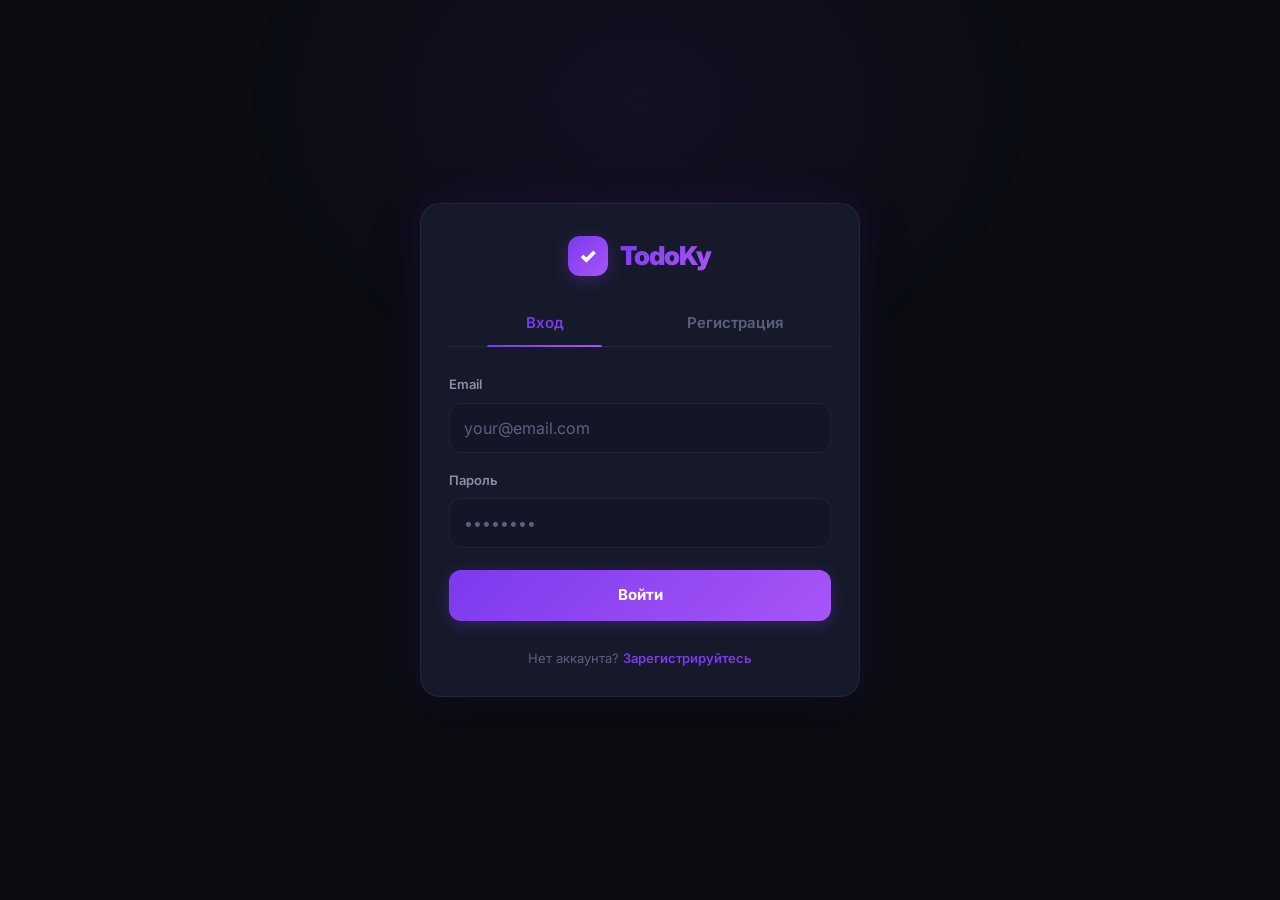
<file: public/auth.html>
<!doctype html>
<html lang="ru">
  <head>
    <meta charset="UTF-8" />
    <meta name="viewport" content="width=device-width, initial-scale=1.0" />
    <meta name="description" content="TodoKy — вход и регистрация" />
    <meta name="theme-color" content="#7c3aed" />
    <title>TodoKy — авторизация</title>
    <link rel="preconnect" href="https://fonts.googleapis.com" />
    <link rel="preconnect" href="https://fonts.gstatic.com" crossorigin />
    <link href="https://fonts.googleapis.com/css2?family=Inter:wght@400;500;600;700;800;900&display=swap" rel="stylesheet" />
    <style>
      :root {
        --bg-primary: #0b0d13;
        --bg-secondary: #111320;
        --bg-card: #161929;
        --bg-card-hover: #1c2038;
        --bg-elevated: #1e2240;
        --bg-input: #131626;

        --border: rgba(255, 255, 255, 0.06);
        --border-focus: #7c3aed;

        --text-primary: #eef0f6;
        --text-secondary: #8b8fa7;
        --text-muted: #5c6080;

        --accent: #7c3aed;
        --accent-soft: rgba(124, 58, 237, 0.12);
        --accent-glow: rgba(124, 58, 237, 0.3);
        --accent-gradient: linear-gradient(135deg, #7c3aed 0%, #a855f7 100%);

        --success: #22c55e;
        --danger: #ef4444;
        --danger-soft: rgba(239, 68, 68, 0.1);

        --radius-sm: 8px;
        --radius-md: 12px;
        --radius-lg: 16px;
        --radius-xl: 20px;

        --shadow-lg: 0 16px 48px rgba(0, 0, 0, 0.35);
        --shadow-glow: 0 0 40px rgba(124, 58, 237, 0.15);

        --transition-fast: 150ms cubic-bezier(0.4, 0, 0.2, 1);
        --transition-base: 250ms cubic-bezier(0.4, 0, 0.2, 1);
        --transition-spring: 350ms cubic-bezier(0.34, 1.56, 0.64, 1);
      }

      *, *::before, *::after { box-sizing: border-box; margin: 0; padding: 0; }
      body {
        font-family: 'Inter', ui-sans-serif, system-ui, -apple-system, sans-serif;
        background: var(--bg-primary);
        color: var(--text-primary);
        line-height: 1.5;
        -webkit-font-smoothing: antialiased;
        min-height: 100vh;
        display: flex;
        align-items: center;
        justify-content: center;
      }
      button, input { font: inherit; color: inherit; }
      button { cursor: pointer; border: none; background: transparent; }

      /* Ambient glow */
      body::before {
        content: '';
        position: fixed;
        top: -200px;
        left: 50%;
        transform: translateX(-50%);
        width: 800px;
        height: 600px;
        background: radial-gradient(ellipse, rgba(124, 58, 237, 0.08) 0%, transparent 70%);
        pointer-events: none;
        z-index: 0;
      }

      /* ========== AUTH CARD ========== */
      .auth-card {
        position: relative;
        z-index: 1;
        width: min(440px, calc(100vw - 32px));
        background: var(--bg-card);
        border: 1px solid var(--border);
        border-radius: var(--radius-xl);
        box-shadow: var(--shadow-lg), var(--shadow-glow);
        animation: cardIn 0.5s var(--transition-spring);
        overflow: hidden;
      }

      /* ========== BRAND ========== */
      .auth-brand {
        display: flex;
        align-items: center;
        justify-content: center;
        gap: 12px;
        padding: 32px 28px 0;
      }
      .brand-mark {
        display: grid;
        place-items: center;
        width: 40px;
        height: 40px;
        border-radius: var(--radius-md);
        background: var(--accent-gradient);
        color: #fff;
        font-size: 20px;
        font-weight: 900;
        box-shadow: 0 4px 16px var(--accent-glow);
      }
      .brand-text {
        font-size: 26px;
        font-weight: 900;
        letter-spacing: -0.8px;
        background: var(--accent-gradient);
        -webkit-background-clip: text;
        -webkit-text-fill-color: transparent;
        background-clip: text;
      }

      /* ========== TABS ========== */
      .auth-tabs {
        display: flex;
        margin: 24px 28px 0;
        border-bottom: 1px solid var(--border);
      }
      .auth-tab {
        flex: 1;
        padding: 12px 0;
        text-align: center;
        font-weight: 600;
        font-size: 15px;
        color: var(--text-muted);
        position: relative;
        transition: color var(--transition-fast);
      }
      .auth-tab:hover { color: var(--text-secondary); }
      .auth-tab.active { color: var(--accent); }
      .auth-tab.active::after {
        content: '';
        position: absolute;
        bottom: -1px;
        left: 20%;
        right: 20%;
        height: 2px;
        background: var(--accent-gradient);
        border-radius: 2px 2px 0 0;
      }

      /* ========== FORMS ========== */
      .auth-form {
        display: none;
        flex-direction: column;
        gap: 18px;
        padding: 28px;
      }
      .auth-form.active {
        display: flex;
        animation: fadeUp 0.3s ease-out;
      }

      .form-group {
        display: flex;
        flex-direction: column;
        gap: 8px;
      }
      .form-group label {
        font-size: 13px;
        font-weight: 600;
        color: var(--text-secondary);
      }
      .form-group input {
        width: 100%;
        padding: 12px 14px;
        border: 1px solid var(--border);
        border-radius: var(--radius-md);
        background: var(--bg-input);
        color: var(--text-primary);
        outline: none;
        transition: all var(--transition-fast);
      }
      .form-group input::placeholder {
        color: var(--text-muted);
      }
      .form-group input:focus {
        border-color: var(--accent);
        box-shadow: 0 0 0 3px var(--accent-soft);
      }

      .submit-button {
        display: flex;
        align-items: center;
        justify-content: center;
        gap: 8px;
        width: 100%;
        padding: 14px;
        margin-top: 4px;
        border-radius: var(--radius-md);
        background: var(--accent-gradient);
        color: #fff;
        font-weight: 700;
        font-size: 15px;
        box-shadow: 0 4px 16px var(--accent-glow);
        transition: all var(--transition-fast);
      }
      .submit-button:hover:not(:disabled) {
        transform: translateY(-1px);
        box-shadow: 0 6px 24px var(--accent-glow);
      }
      .submit-button:active:not(:disabled) { transform: translateY(0); }
      .submit-button:disabled {
        opacity: 0.5;
        cursor: not-allowed;
        box-shadow: none;
      }

      /* ========== ERROR MESSAGE ========== */
      .error-message {
        padding: 10px 14px;
        border-radius: var(--radius-sm);
        background: var(--danger-soft);
        color: var(--danger);
        font-size: 13px;
        font-weight: 500;
        display: none;
        animation: fadeUp 0.2s ease-out;
      }
      .error-message.visible {
        display: block;
      }

      /* ========== SUCCESS MESSAGE ========== */
      .success-message {
        padding: 10px 14px;
        border-radius: var(--radius-sm);
        background: rgba(34, 197, 94, 0.1);
        color: var(--success);
        font-size: 13px;
        font-weight: 500;
        display: none;
        animation: fadeUp 0.2s ease-out;
      }
      .success-message.visible {
        display: block;
      }

      /* ========== FOOTER ========== */
      .auth-footer {
        padding: 0 28px 28px;
        text-align: center;
        color: var(--text-muted);
        font-size: 13px;
      }
      .auth-footer a {
        color: var(--accent);
        font-weight: 600;
        text-decoration: none;
        transition: opacity var(--transition-fast);
      }
      .auth-footer a:hover { opacity: 0.8; }

      /* ========== ANIMATIONS ========== */
      @keyframes cardIn {
        from { opacity: 0; transform: scale(0.95) translateY(16px); }
        to { opacity: 1; transform: scale(1) translateY(0); }
      }
      @keyframes fadeUp {
        from { opacity: 0; transform: translateY(12px); }
        to { opacity: 1; transform: translateY(0); }
      }

      /* ========== RESPONSIVE ========== */
      @media (max-width: 480px) {
        .auth-card { border-radius: var(--radius-lg); }
        .auth-brand { padding-top: 24px; }
        .auth-form { padding: 20px; }
        .auth-footer { padding: 0 20px 20px; }
      }
    </style>
  </head>
  <body>
    <div class="auth-card">
      <!-- Brand -->
      <div class="auth-brand">
        <span class="brand-mark">✓</span>
        <span class="brand-text">TodoKy</span>
      </div>

      <!-- Tabs -->
      <div class="auth-tabs">
        <button class="auth-tab active" data-tab="login">Вход</button>
        <button class="auth-tab" data-tab="register">Регистрация</button>
      </div>

          <form class="auth-form active" id="login-form">
        <div class="error-message" id="login-error"></div>
        <div class="form-group">
          <label for="login-email">Email</label>
          <input type="email" id="login-email" name="email" placeholder="your@email.com" required autocomplete="email" />
        </div>
        <div class="form-group">
          <label for="login-password">Пароль</label>
          <input type="password" id="login-password" name="password" placeholder="••••••••" required autocomplete="current-password" />
        </div>
        <button type="submit" class="submit-button" id="login-submit">Войти</button>
      </form>

      <form class="auth-form" id="register-form">
        <div class="error-message" id="register-error"></div>
        <div class="success-message" id="register-success"></div>
        <div class="form-group">
          <label for="register-name">Имя</label>
          <input type="text" id="register-name" name="full_name" placeholder="Ваше имя" required autocomplete="name" />
        </div>
        <div class="form-group">
          <label for="register-email">Email</label>
          <input type="email" id="register-email" name="email" placeholder="your@email.com" required autocomplete="email" />
        </div>
        <div class="form-group">
          <label for="register-password">Пароль</label>
          <input type="password" id="register-password" name="password" placeholder="Минимум 6 символов" required minlength="6" autocomplete="new-password" />
        </div>
        <button type="submit" class="submit-button" id="register-submit">Зарегистрироваться</button>
      </form>

      <div class="auth-footer" id="auth-footer">
        Нет аккаунта? <a href="#" id="switch-to-register">Зарегистрируйтесь</a>
      </div>
    </div>

    <script>
      const tabs = document.querySelectorAll('.auth-tab');
      const forms = document.querySelectorAll('.auth-form');
      const footer = document.getElementById('auth-footer');

      function switchTab(tabName) {
        tabs.forEach(t => t.classList.toggle('active', t.dataset.tab === tabName));
        forms.forEach(f => f.classList.toggle('active', f.id === tabName + '-form'));

        if (tabName === 'login') {
          footer.innerHTML = 'Нет аккаунта? <a href="#" id="switch-to-register">Зарегистрируйтесь</a>';
          document.getElementById('switch-to-register').addEventListener('click', e => {
            e.preventDefault();
            switchTab('register');
          });
        } else {
          footer.innerHTML = 'Уже есть аккаунт? <a href="#" id="switch-to-login">Войдите</a>';
          document.getElementById('switch-to-login').addEventListener('click', e => {
            e.preventDefault();
            switchTab('login');
          });
        }

        document.querySelectorAll('.error-message, .success-message').forEach(el => {
          el.classList.remove('visible');
          el.textContent = '';
        });
      }

      tabs.forEach(tab => {
        tab.addEventListener('click', () => switchTab(tab.dataset.tab));
      });

      document.getElementById('switch-to-register').addEventListener('click', e => {
        e.preventDefault();
        switchTab('register');
      });

      function showError(elementId, message) {
        const el = document.getElementById(elementId);
        el.textContent = message;
        el.classList.add('visible');
      }

      function showSuccess(elementId, message) {
        const el = document.getElementById(elementId);
        el.textContent = message;
        el.classList.add('visible');
      }

      function clearMessages() {
        document.querySelectorAll('.error-message, .success-message').forEach(el => {
          el.classList.remove('visible');
          el.textContent = '';
        });
      }

      document.getElementById('login-form').addEventListener('submit', async (e) => {
        e.preventDefault();
        clearMessages();

        const submitBtn = document.getElementById('login-submit');
        submitBtn.disabled = true;
        submitBtn.textContent = 'Вход...';

        try {
          const response = await fetch('/api/v1/auth/login', {
            method: 'POST',
            headers: { 'Content-Type': 'application/json' },
            body: JSON.stringify({
              email: document.getElementById('login-email').value,
              password: document.getElementById('login-password').value,
            }),
          });

          if (!response.ok) {
            const data = await response.json().catch(() => null);
            throw new Error(data?.error || data?.message || 'Неверный email или пароль');
          }

          window.location.href = '/';
        } catch (err) {
          showError('login-error', err.message);
        } finally {
          submitBtn.disabled = false;
          submitBtn.textContent = 'Войти';
        }
      });

      document.getElementById('register-form').addEventListener('submit', async (e) => {
        e.preventDefault();
        clearMessages();

        const submitBtn = document.getElementById('register-submit');
        submitBtn.disabled = true;
        submitBtn.textContent = 'Регистрация...';

        try {
          const response = await fetch('/api/v1/auth/register', {
            method: 'POST',
            headers: { 'Content-Type': 'application/json' },
            body: JSON.stringify({
              email: document.getElementById('register-email').value,
              password: document.getElementById('register-password').value,
              full_name: document.getElementById('register-name').value,
            }),
          });

          if (!response.ok) {
            const data = await response.json().catch(() => null);
            const msg = data?.error || data?.message || 'Ошибка регистрации';
            if (msg.includes('duplicate key') || msg.includes('already exists')) {
              throw new Error('Пользователь с таким email уже существует');
            }
            throw new Error(msg);
          }

          showSuccess('register-success', 'Аккаунт создан! Войдите с вашими данными.');
          setTimeout(() => switchTab('login'), 1500);
        } catch (err) {
          showError('register-error', err.message);
        } finally {
          submitBtn.disabled = false;
          submitBtn.textContent = 'Зарегистрироваться';
        }
      });
    </script>
  </body>
</html>
</file>
